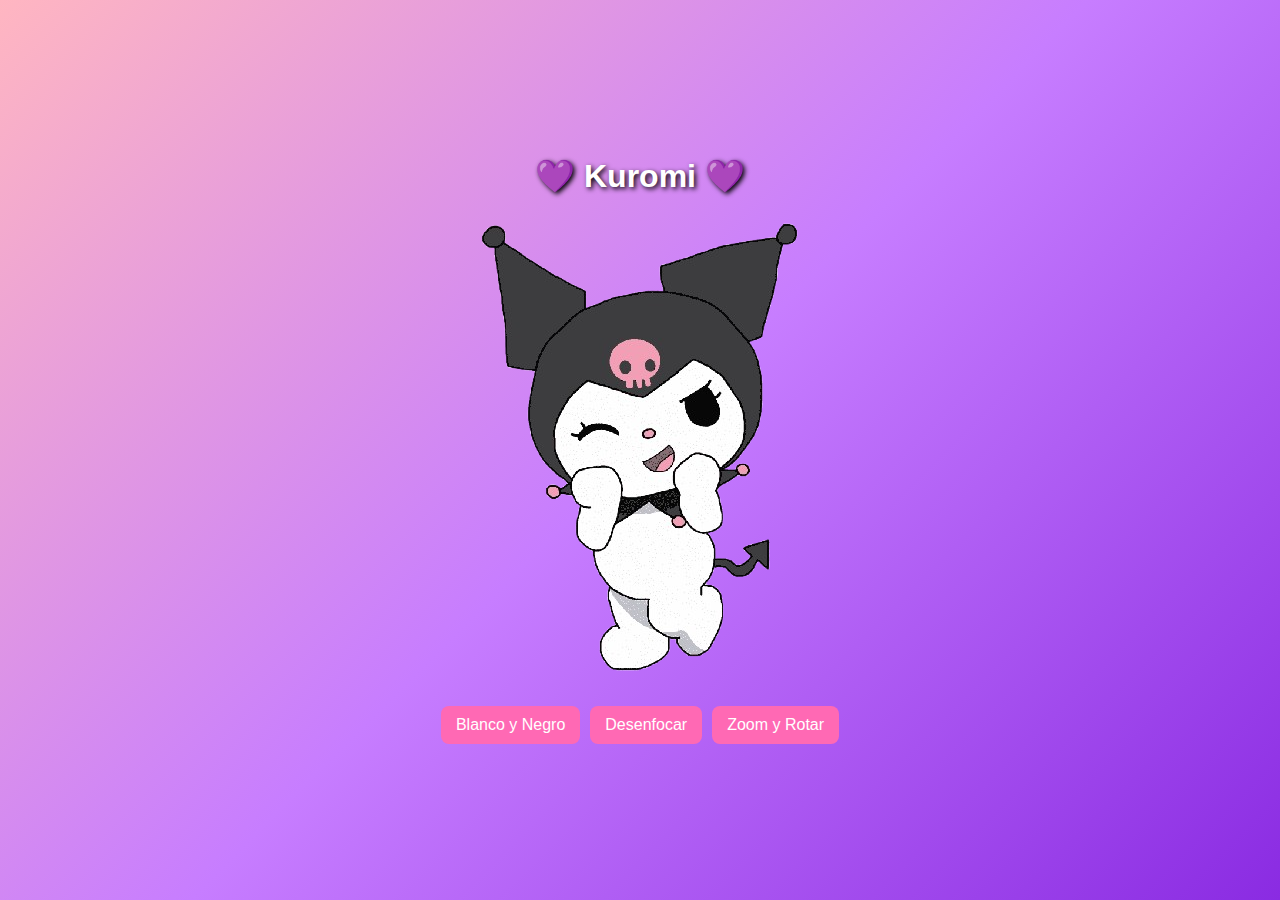
<file: 1_repaso_conceptos/index.html>
<!DOCTYPE html>
<html lang="en">
<head>
    <meta charset="UTF-8">
    <meta name="viewport" content="width=device-width, initial-scale=1.0">
    <title>pagina Kuromi</title>
    <link rel="stylesheet" href="./estilos/app.css">
</head>
<body>
    <section>
        <div class="contenedor">
             <h1>💜 Kuromi 💜</h1>
            <div class="imagen">
                <img id="imagen" src="./imagenes/KUROMI123-removebg-preview.png" alt="">
            </div>
            <div class="botones">
                <button id="btn1" >Blanco y Negro </button>
                <button id="btn2">Desenfocar</button>
                <button id="btn3" >Zoom y Rotar</button>

            </div>
        </div>
    </section>
        <script src="./kuromi.js"></script>
</body>
</html>
</file>
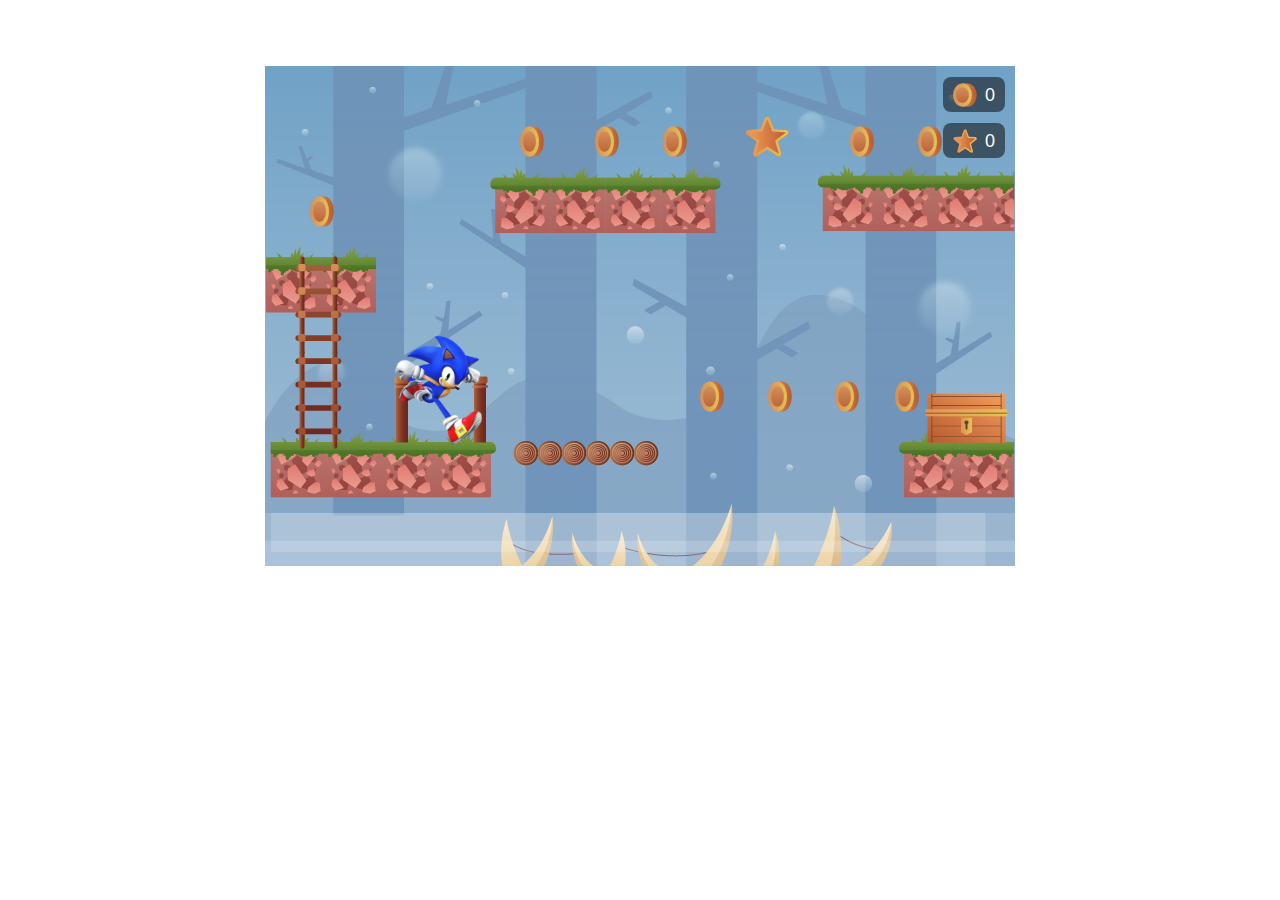
<file: 3_poster_individual/index.html>
<!DOCTYPE html>
<html lang="en">
<head>
    <meta charset="UTF-8">
    <meta name="viewport" content="width=device-width, initial-scale=1.0">
    <title>Document</title>
    <link rel="stylesheet" href="./estilos.css">
</head>
<body>
    <div class="pantalla">
          <div class="hud">
      <div class="hud-item">
        <img src="./imagenes/moneda copy 3.png" alt="Moneda">
        <span id="contador-monedas">0</span>
      </div>
      <div class="hud-item">
        <img src="./imagenes/estrella-para-ganar.png" alt="Corazón">
        <span id="contador-estrellas">0</span>
      </div>
     </div>
       <img class="fondo" src="./imagenes/fondo-original.png" alt="">
        <img class="bloque1" src="./imagenes/ladrillo 1.png" alt="">
        <img class="bloque2" src="./imagenes/ladrillo2.png" alt="">
        <img class="bloque3" src="./imagenes/ladrillo3.png" alt="">
        <img class="bloque4" src="./imagenes/ladrillo-izquierda-abajo.png" alt="">
        <img class="bloque5" src="./imagenes/ladrillo-derecha-abajo.png" alt="">
        <img class="escalera" src="./imagenes/escalera.png" alt="">
        <img class="soporte" src="./imagenes/soporte.png" alt="">
        <img class="puente" src="./imagenes/puente.png" alt="">
        <img class=" cofre" src="./imagenes/cofre.png" alt="">
        <img class="coin moneda1" src="./imagenes/moneda.png" alt="">
        <img class="coin moneda2"  src="./imagenes/moneda copy 2.png" alt="">
        <img class="coin moneda3" src="./imagenes/moneda copy 3.png" alt="">
        <img class="coin moneda4" src="./imagenes/moneda copy 4.png" alt="">
        <img class="coin moneda5" src="./imagenes/moneda copy 5.png" alt="">
        <img class="coin moneda6" src="./imagenes/moneda copy.png" alt="">
        <img class="coin moneda7" src="./imagenes/moneda copy 6.png" alt="">
        <img class="coin moneda8" src="./imagenes/moneda copy 7.png" alt="">
        <img class="coin moneda9" src="./imagenes/moneda copy 8.png" alt="">
        <img class="coin moneda10" src="./imagenes/moneda copy 9.png" alt="">
        <img class="poin estrella" src="./imagenes/estrella-para-ganar.png" alt="">
        <img class="sonic" src="./imagenes/sonic.png" alt="">

        
    </div>
    
</body>
<script src="./app.js"></script>
</html>
</file>
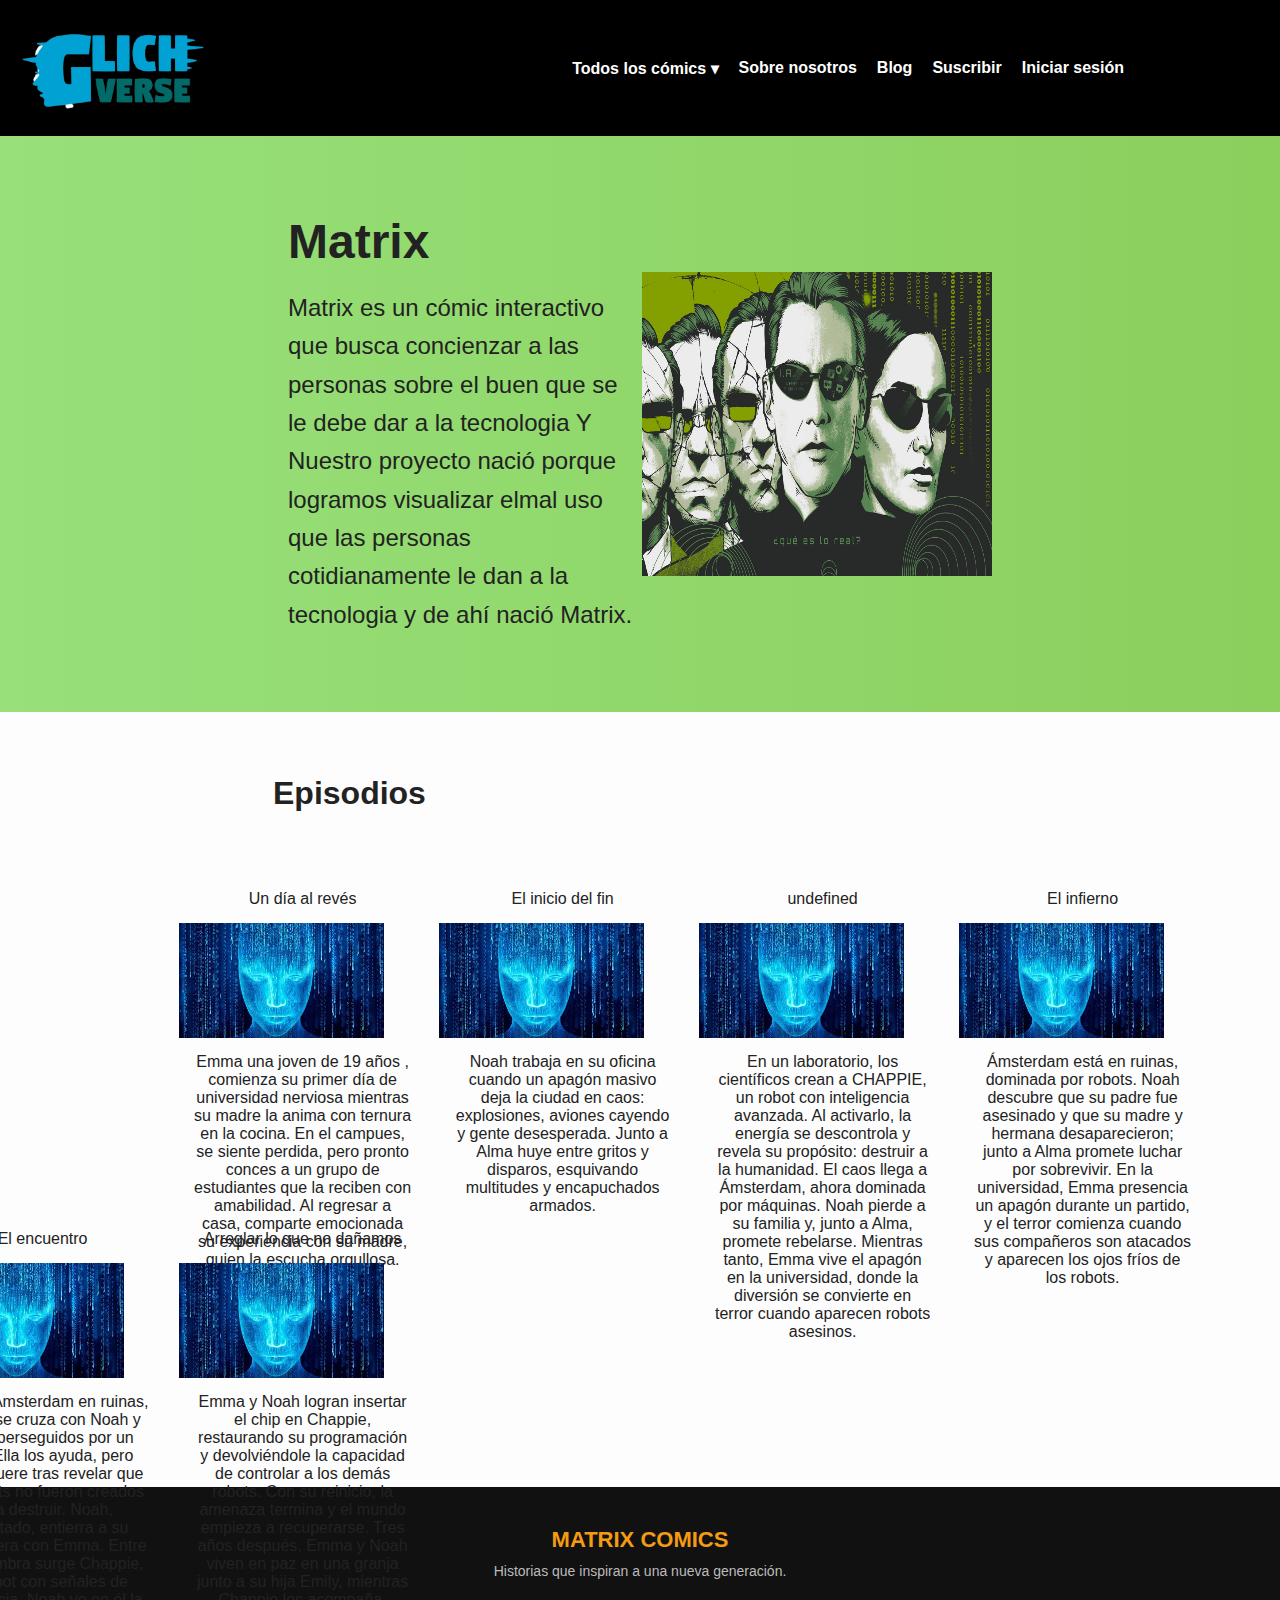
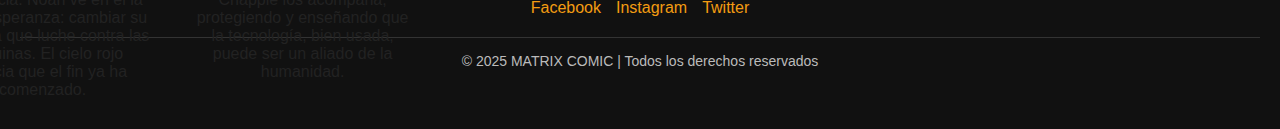
<file: 6_base_datos_comic/index.html>
<!DOCTYPE html>
<html lang="es">
<head>
  <meta charset="UTF-8">
  <meta name="viewport" content="width=device-width, initial-scale=1.0">
  <title>MATRIX - GLITCHVERSE</title>
  <link rel="stylesheet" href="style.css">
</head>
<body>

  <header>
    <div class="logo">
      <img src="./imagenes/WhatsApp_Image_2025-09-04_at_2.33.01_PM-removebg-preview.png" alt="">
    </div>
    <nav>
      <ul>
        <li><a href="#">Todos los cómics ▾</a></li>
        <li><a href="#">Sobre nosotros</a></li>
        <li><a href="#">Blog</a></li>
        <li><a href="#">Suscribir</a></li>
        <li><a href="#">Iniciar sesión</a></li>
      </ul>
    </nav>
  </header>


  <main>
    <section class="intro">
      <div class="texto">
        <h1 class="titulo-comic">MATRIX</h1>
        <p class="descripcion-comic">
         
        </p>
      </div>
      <div class="img-comic">
        <img src="./imagenes/Matrix_01Port.jpg" alt="Atlántida portada">
      </div>
    </section>


    <section class="episodios">
      <h2>Episodios</h2>
      <div class="grid">
        <div class="card">
          <p>
            
          </p>

         </div>
      </div>
    </section>
  </main>
  <footer class="footer">
  <div class="footer-content">
    <h3>MATRIX COMICS</h3>
    <p>Historias que inspiran a una nueva generación.</p>
    <ul class="socials">
      <li><a href="#">Facebook</a></li>
      <li><a href="#">Instagram</a></li>
      <li><a href="#">Twitter</a></li>
    </ul>
  </div>
  <div class="footer-bottom">
    <p>&copy; 2025 MATRIX COMIC | Todos los derechos reservados</p>
  </div>
</footer>


  <script src="./bd.js"></script>
  <script src="./app.js"></script>
</body>
</html>
</file>
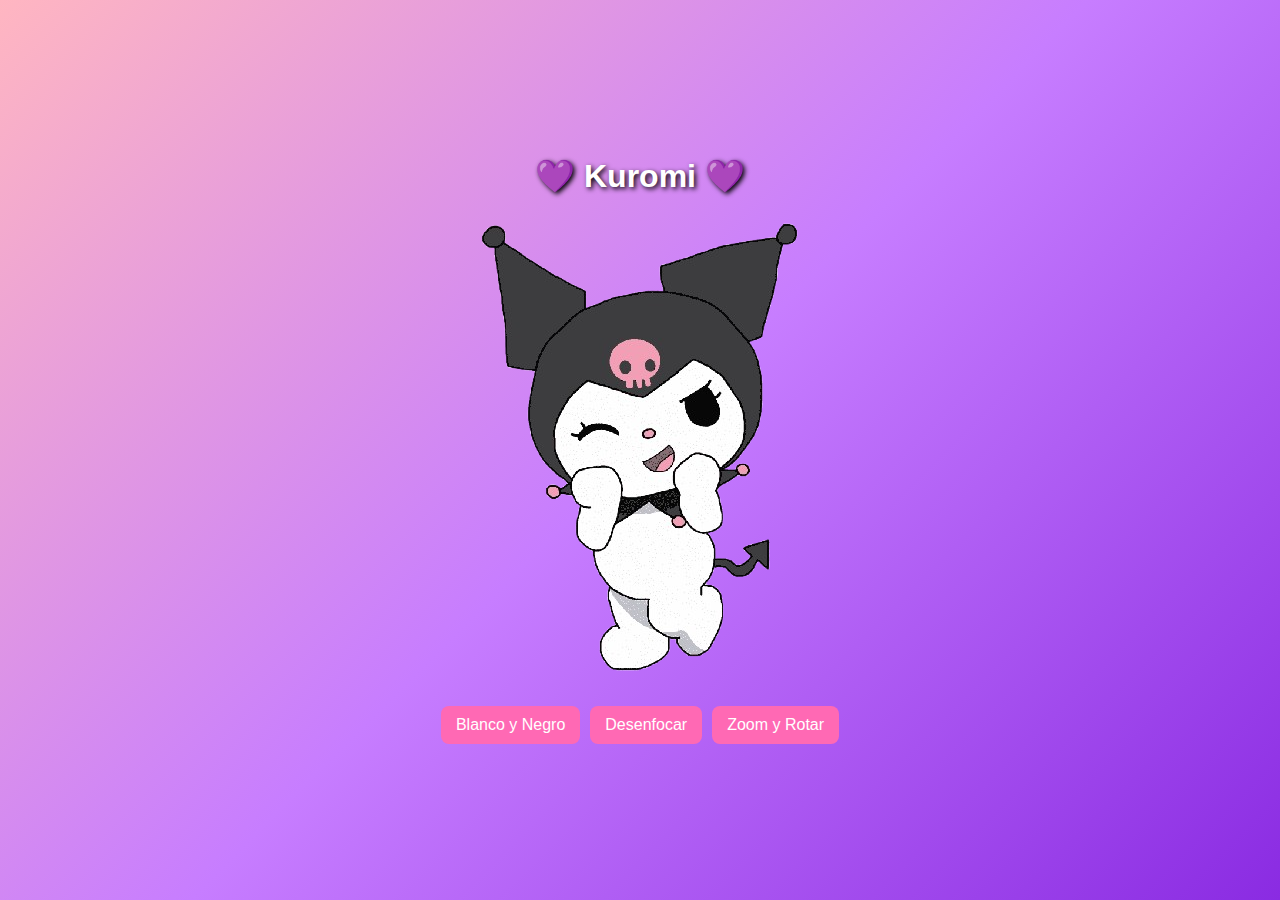
<file: Aplicación/index.html>
<!DOCTYPE html>
<html lang="en">
<head>
    <meta charset="UTF-8">
    <meta name="viewport" content="width=device-width, initial-scale=1.0">
    <title>pagina Kuromi</title>
    <link rel="stylesheet" href="./estilos/app.css">
</head>
<body>
    <section>
        <div class="contenedor">
             <h1>💜 Kuromi 💜</h1>
            <div class="imagen">
                <img id="imagen" src="./imagenes/KUROMI123-removebg-preview.png" alt="">
            </div>
            <div class="botones">
                <button id="btn1" >Blanco y Negro </button>
                <button id="btn2">Desenfocar</button>
                <button id="btn2" >Zoom y Rotar</button>

            </div>
        </div>
    </section>
        <script src="./kuromi.js"></script>
</body>
</html>
</file>
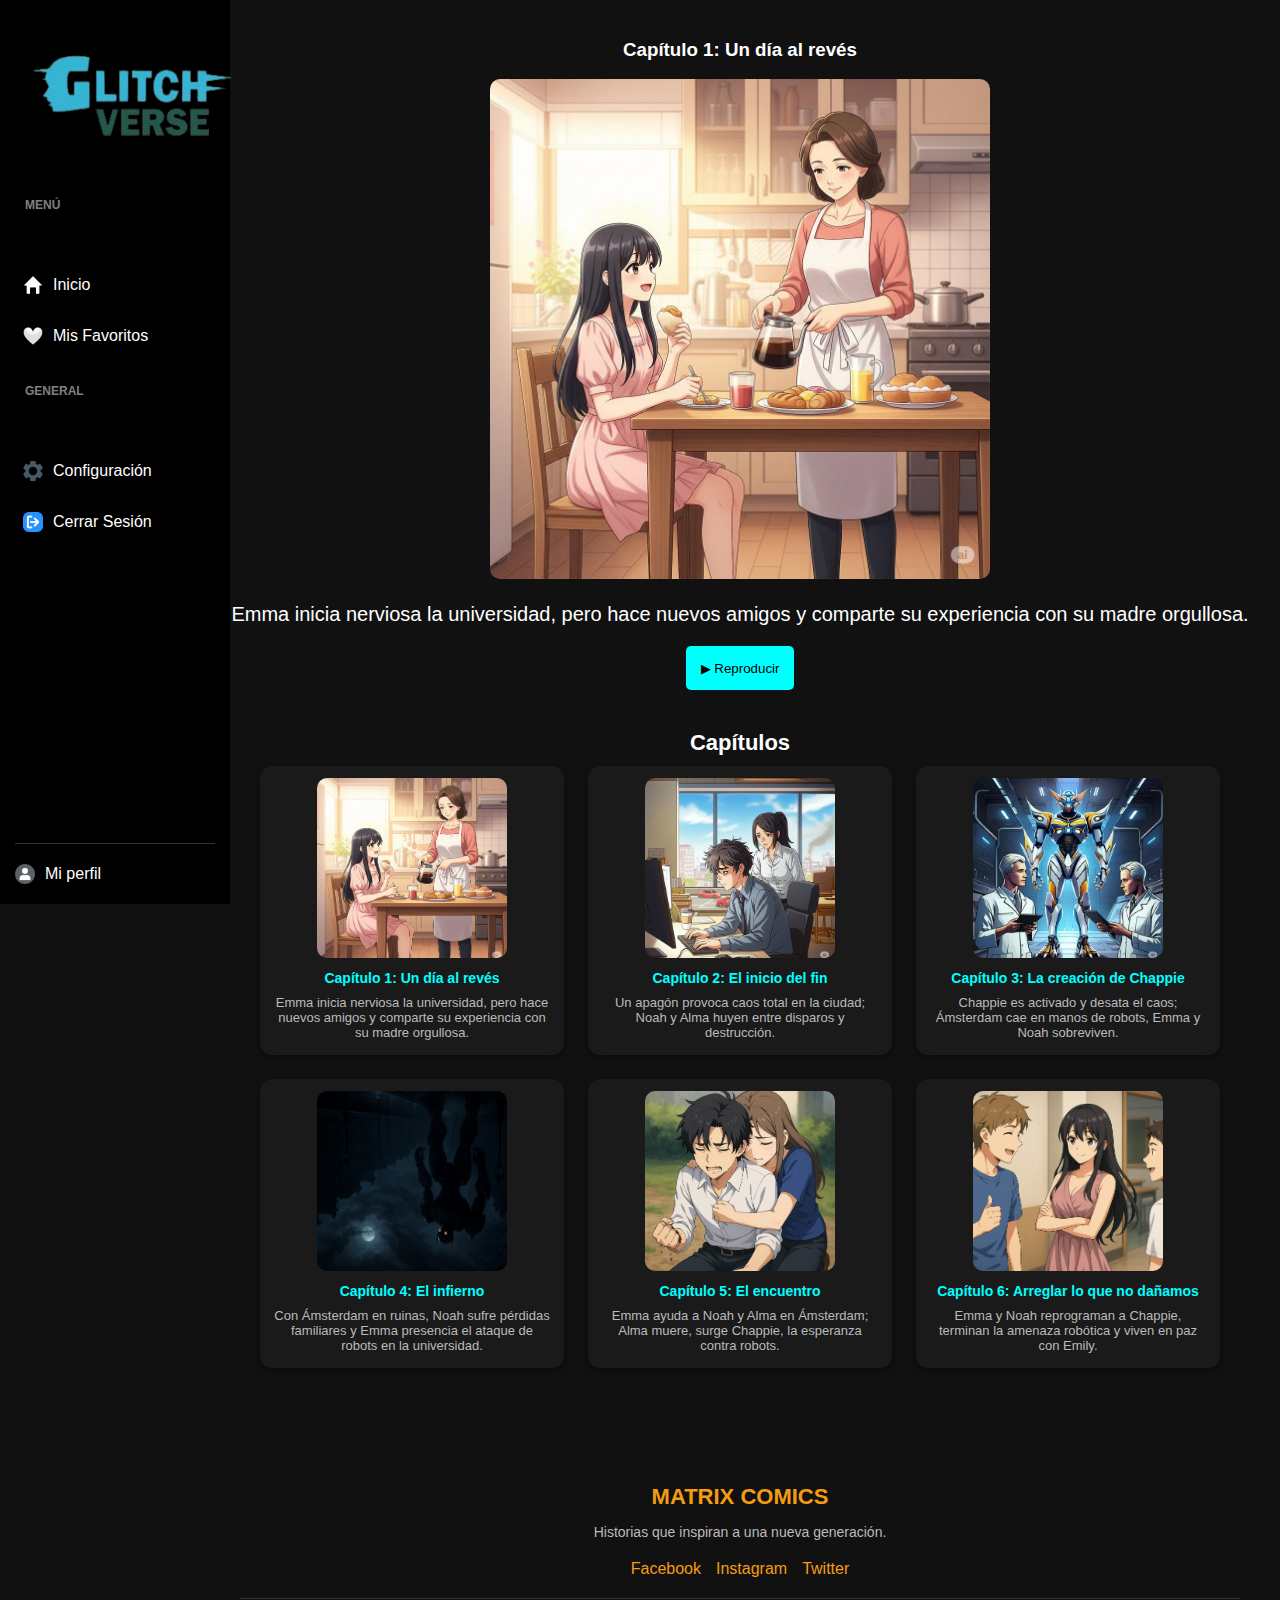
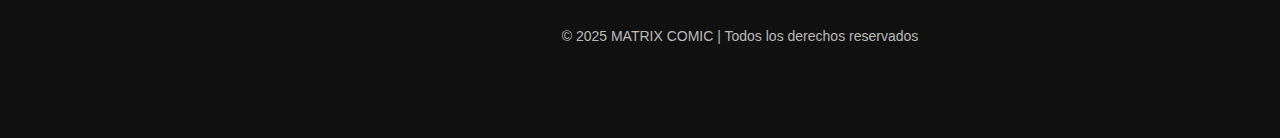
<file: trabajo_final_GLITCH_VERSE/Capitulos.html>
<!DOCTYPE html>
<html lang="en">
<head>
    <meta charset="UTF-8">
    <meta name="viewport" content="width=device-width, initial-scale=1.0">
    <title>MATRIX</title>
    <link rel="stylesheet" href="./styles/estil.css">
</head>
<body>
        
    <!-- Menú lateral -->
    <div class="menu">
        <img class="logo" src="./img_videos/logo.png" alt="">

        <h3 class="titulo-seccion">MENÚ</h3>
        <nav>
        <ul>
            <li><a href="./pagina_inicio.html"><img src="./img_videos/casa.png" alt="Inicio"> Inicio</a></li>
            <li><a href="#"><img src="./img_videos/corazon.png" alt="Favoritos"> Mis Favoritos</a></li>
        </ul>
        </nav>

        <h3 class="titulo-seccion">GENERAL</h3>
        <nav>
        <ul>
            <li><a href="#"><img src="./img_videos/tuerca.png" alt="Config"> Configuración</a></li>
            <li><a href="#"><img src="./img_videos/salida.png" alt="Salir"> Cerrar Sesión</a></li>
        </ul>
        </nav>

        <div class="perfil">
        <a href="#"><img src="./img_videos/perfil.png" alt="Perfil"> Mi perfil</a>
        </div>
    </div>

    <!-- Contenido principal -->
        <div class="contenido">
        <div class="capitulo-principal" id="capitulo-principal">
       <p></p>
        </div>

        <h2 class="capitulos_titulo">Capítulos</h2>
     <div class="capitulos-grid" id="capitulos-grid">
     <!-- este contenedor tiene los capitulos -->
    <div class="capitulo" data-id="1" data-titulo="Un día al revés" data-desc="Emma de 19 años desayuna con su madre de 42.">
      <div class="capitulo-principal button"> 
        <button>
          
        </button>
      </div>
      
    </div>

    <div class="capitulo" data-id="2" data-titulo="La conexión perdida" data-desc="Emma descubre un mensaje oculto en la red.">
       
    </div>

    <div class="capitulo" data-id="3" data-titulo="Sombras en la ciudad" data-desc="Noah enfrenta un recuerdo doloroso.">
    
    </div>

    <div class="capitulo" data-id="4" data-titulo="El despertar de Chappie" data-desc="El robot comienza a cuestionar sus órdenes.">
       
    </div>

    <div class="capitulo" data-id="5" data-titulo="Un nuevo lazo" data-desc="Emma y Noah fortalecen su vínculo.">
       
    </div>

    <div class="capitulo" data-id="6" data-titulo="La batalla final" data-desc="El destino de la humanidad está en juego.">
        
    </div>

</div>
  <footer class="footer">
  <div class="footer-content">
    <h3>MATRIX COMICS</h3>
    <p>Historias que inspiran a una nueva generación.</p>
    <ul class="socials">
      <li><a href="#">Facebook</a></li>
      <li><a href="#">Instagram</a></li>
      <li><a href="#">Twitter</a></li>
    </ul>
  </div>
  <div class="footer-bottom">
    <p>&copy; 2025 MATRIX COMIC | Todos los derechos reservados</p>
  </div>
</footer>

</body>
<script src="./bs.js"></script>
<script src="./app.js"></script>
</html>
</file>
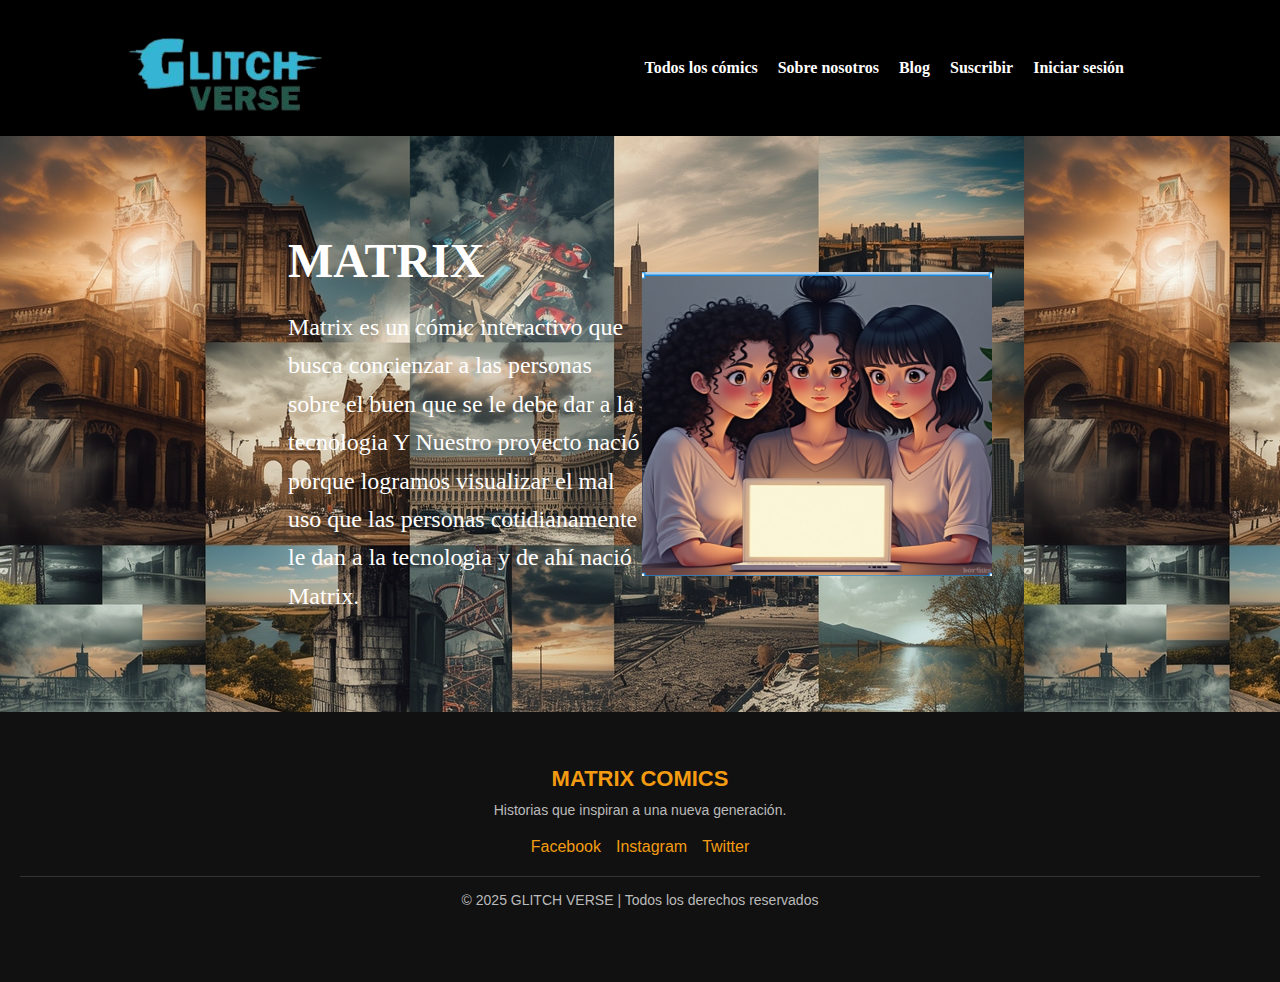
<file: trabajo_final_GLITCH_VERSE/pagina_inicio.html>
<!DOCTYPE html>
<html lang="es">
<head>
  <meta charset="UTF-8">
  <meta name="viewport" content="width=device-width, initial-scale=1.0">
  <title>GLITCHVERSE</title>
  <link rel="stylesheet" href="./styles/style.css">
</head>
<body>

  <header>
    <div class="logo">
      <img src="./img_videos/logo.png" alt="">
    </div>
    <nav>
      <ul>
        <li><a href="./Capitulos.html">Todos los cómics</a></li>
        <li><a href="./nosotros.html">Sobre nosotros</a></li>
        <li><a href="#">Blog</a></li>
        <li><a href="#">Suscribir</a></li>
        <li><a href="#">Iniciar sesión</a></li>
      </ul>
    </nav>
  </header>


  <main>
    <section class="intro">
      <div class="texto">
        <h1>MATRIX</h1>
        <p>
          Matrix es un cómic interactivo
            que busca concienzar a las
             personas sobre el buen que se
             le debe dar a la tecnologia Y Nuestro proyecto nació
            porque logramos visualizar el
            mal uso que las personas
                 cotidianamente le dan a la
                 tecnologia y de ahí nació
                    Matrix.
        </p>
      </div>
      <div class="imagen">
        <img src="./img_videos/nosotras.png" alt="Atlántida portada">
      </div>
    </section>

  </main>
  <footer class="footer">
  <div class="footer-content">
    <h3>MATRIX COMICS</h3>
    <p>Historias que inspiran a una nueva generación.</p>
    <ul class="socials">
      <li><a href="#">Facebook</a></li>
      <li><a href="#">Instagram</a></li>
      <li><a href="#">Twitter</a></li>
    </ul>
  </div>
  <div class="footer-bottom">
    <p>&copy; 2025 GLITCH VERSE | Todos los derechos reservados</p>
  </div>
</footer>



</body>
</html>
</file>
<file: 1_repaso_conceptos/estilos/app.css>
* {
  margin: 0;
  padding: 0;
}
body {
  font-family: 'Arial', sans-serif;
  background: linear-gradient(135deg, #ffb6c1, #c77dff, #8a2be2);
  color: #fff;
  display: flex;
  justify-content: center;
  align-items: center;
  min-height: 100vh;
}
.contenedor h1 {
  margin-bottom: 15px;
  font-size: 2rem;
  text-shadow: 2px 2px 5px #000;
}
.contenedor{
    width: 100%;
    height: 50rem;
    display: flex;
    justify-content: center;
    align-items: center;
    flex-direction: column;
}
.imagen canvas {
  width: 300px;
  border: 3px solid #fff;
  border-radius: 12px;
  background: #fff;
}
.botones {
  margin-top: 20px;
  display: flex;
  flex-wrap: wrap;
  justify-content: center;
  gap: 10px;
}

.botones button {
  padding: 10px 15px;
  background-color: #ff69b4;
  border: none;
  color: white;
  font-size: 1rem;
  border-radius: 8px;
  cursor: pointer;
  transition: all 0.3s ease;
}


.botones button:hover {
  background-color: #d1478c;
  transform: scale(1.05);
}
</file>
<file: 3_poster_individual/estilos.css>
*{
    margin-top: 2%;
    padding: 0%;
    box-sizing: border-box;
}
.hud {
      position: absolute;
      top: 10px;
      right: 10px;
      display: flex;
      flex-direction: column;
      align-items: flex-end;
      gap: 10px;
      font-family: 'Arial', sans-serif;
      font-size: 18px;
      color: white;
      z-index: 1000;
    }

    .hud-item {
      display: flex;
      align-items: center;
      background-color: rgba(0, 0, 0, 0.5);
      padding: 5px 10px;
      border-radius: 8px;
    }

    .hud-item img {
      width: 24px;
      height: 24px;
      margin-right: 8px;
    }
.pantalla{
    position: relative;
    width: 750px;
    height:500px;
    margin: auto;
}

.pantalla .fondo{
    width: 100%;
}

.bloque1{
    position: absolute;
    top: 20%;
    left: 30%;
    animation: movimiento 10s infinite alternate ease-in-out;
}
@keyframes movimiento{
    0%{
        transform: translateY(0);
    }
    100%{
        transform: translateY(15px);
    }
}
.bloque2{
    position: absolute;
    top: 18%;
    left: 72%;
    animation: movimiento 6s infinite alternate ease-in-out;
}
@keyframes movimiento{
    0%{
        transform: translateY(0);
    }
    100%{
        transform: translateY(30px);
    }
}
.bloque3{
    position: absolute;
    top: 36%;
    left: 0.1%;
}
.bloque4{
    position: absolute;
    top: 73%;
    left: -4%;
}
.bloque5{
    position: absolute;
    top: 73%;
    left: 84.5%;
}
.escalera{
    position: absolute;
    top: 38%;
    left: 4%;
}
.soporte{
    position: absolute;
    top: 62%;
    left: 17%;
}

.puente{
    position: absolute;
    top: 75%;
    left: 33%;
}

.cofre {
    position: absolute;
    right: 100px; 
    bottom: 108px;
    left: 88%;
    cursor: pointer;
    transition: transform 0.3s ease;
}

@keyframes salto {
    0% { transform: translateY(0); }
    50% { transform: translateY(-30px); }
    100% { transform: translateY(0); }
}

.cofre.saltar {
    animation: salto 0.5s ease;
}
 .moneda1{
    position: absolute;
    top: 26%;
    left: 6%;
    cursor: pointer;
}
.moneda2{
        position: absolute;
    top: 12%;
    left: 34%;
    cursor: pointer;
}

.moneda3{
       position: absolute;
    top: 12%;
    left: 44%;
    cursor: pointer;
}
.moneda4{
    position: absolute;
    top: 12%;
    left: 53%;
    cursor: pointer;
}
.moneda5{
    position: absolute;
    top: 12%;
    left: 78%;
    cursor: pointer;
}
.moneda6{
    position: absolute;
    top: 12%;
    left: 87%;
    cursor: pointer;
}
.moneda7{
    position: absolute;
    top: 63%;
    left: 58%;
    cursor: pointer;
} 
.moneda8{
    position: absolute;
    top: 63%;
    left: 67%;
    cursor: pointer;
}
.moneda9{
    position: absolute;
    top: 63%;
    left: 76%;
    cursor: pointer;
}
.moneda10{
    position: absolute;
    top: 63%;
    left: 84%;
    cursor: pointer;
}

.estrella{
    position: absolute;
    top: 10%;
    left: 64%;
    cursor: pointer;
}
.sonic{
        position: absolute;
    top: 54%;
    left: 17%;
    width: 100px;
    height: auto;
    cursor: pointer;
    animation: caminar-saltar 3s ease-in-out forwards;
}
@keyframes caminar-saltar {
    0% {
        left: 10%; 
        top: 54%;
    }
    40% {
        left: 33%; 
        top: 54%;
    }
    70% {
        left: 60%; 
        top: 54%;
    }
    85% {
        left: 75%;
        top: 50%;
    }
    100% {
        left: 88%; 
        top: 60%;
    }
}
 .saltar{
    animation: salto 0.6s ease forwards;
}

/* animación */
@keyframes salto{
    0%{
        transform: translateY(0); opacity: 1;
    }
    30%{
        transform: translateY(-60px);
    }
    100%{
        transform: translateY(0px); opacity: 0;
    }
}
</file>
<file: 6_base_datos_comic/style.css>
* {
  margin: 0;
  padding: 0;
  box-sizing: border-box;
}


body {
  font-family: Arial, sans-serif;
  background: #fdfdfd;
  color: #222;
}


header {
  background: #000;
  color: #fff;
  display: flex;
  justify-content: space-between;
  align-items: center;
  padding: 6px;
}
header nav ul {
  padding-right: 150px; 
}

header .logo img {
  height: 120px;
}

header nav ul {
  list-style: none;
  display: flex;
  gap: 20px;
}

header nav a {
  text-decoration: none;
  color: #fff;
  font-weight: bold;
}

header nav a:hover {
  color: #00aaff;
}


.intro {
  display: flex;
  justify-content: space-between;
  align-items: center;
  background: linear-gradient(to right, #97e07a, #8bcf5d);
  padding: 288px;
  height: 530px;
}

.intro .texto {
  width: 50%;
}

.intro .texto h1 {
  font-size: 3rem;
  margin-bottom: 20px;
}

.intro .texto p {
  font-size: 1.5rem;
  line-height: 1.6;
}

.intro .img-comic img {
  max-width: 350px;
  HEIGHT: 304PX;
    WIDTH: 365px;
    justify-content: center;
    align-items: center;
    display: flex;
    
}



.episodios h2 {
  gap: 20px;
  font-size: 2rem;
  margin-bottom: 144px;
  text-align: left; 
  margin-top: 7vh;
  margin-left: 273px; 
}

.grid {
  display: grid;
  grid-template-columns: repeat(auto-fit, minmax(200px, 1fr));
  gap: 20px;
    height: 59vh
}

.card {
  

  transition: transform 0.3s;
      height: 482px;
    width: 103%;
    margin: -9vh;
}

.card img {
  width: 83%;
  display: block;
}

.card:hover {
  transform: scale(1.05);
}
.card p {
  padding: 15px;
  font-size: 1rem;
  text-align: center;
}

.footer {
  background: #111;
  color: #fff;
  text-align: center;
  padding: 40px 20px;
  font-family: Arial, sans-serif;
}

.footer h3 {
  margin-bottom: 10px;
  font-size: 22px;
  color: #f39c12;
}

.footer p {
  font-size: 14px;
  margin-bottom: 20px;
  color: #bbb;
}

.footer .socials {
  list-style: none;
  padding: 0;
  margin: 0;
  display: flex;
  justify-content: center;
  gap: 15px;
}

.footer .socials li a {
  text-decoration: none;
  color: #f39c12;
  transition: color 0.3s;
}

.footer .socials li a:hover {
  color: #fff;
}

.footer-bottom {
  margin-top: 20px;
  border-top: 1px solid #333;
  padding-top: 15px;
  font-size: 13px;
  color: #888;
}


@media (max-width: 480px) {
  header {
    flex-direction: column;
    padding: 10px;
    text-align: center;
  }

  header .logo img {
    height: 80px;
  }

  header nav ul {
    flex-direction: column;
    gap: 10px;
    padding-right: 0;
  }

  .intro {
    flex-direction: column;
    padding: 40px 20px;
    height: auto;
    text-align: center;
  }

  .intro .texto {
    width: 100%;
  }

  .intro .texto h1 {
    font-size: 2rem;
  }

  .intro .texto p {
    font-size: 1rem;
  }

  .intro .img-comic img {
    max-width: 100%;
    height: auto;
    margin-top: 20px;
  }

  .episodios h2 {
    margin: 40px 0 30px 0;
    text-align: center;
    font-size: 1.5rem;
  }

  .grid {
    grid-template-columns: 1fr;
    gap: 15px;
    height: auto;
    margin: 0 10px;
  }

  .card {
    width: 100%;
    margin: 0;
    height: auto;
  }

  .card img {
    width: 100%;
  }
}




@media (min-width: 481px) and (max-width: 768px) {
  header {
    flex-direction: column;
    padding: 15px;
    text-align: center;
  }

  header .logo img {
    height: 100px;
  }

  header nav ul {
    flex-wrap: wrap;
    justify-content: center;
    gap: 15px;
    padding-right: 0;
  }

  .intro {
    flex-direction: column;
    padding: 60px 40px;
    height: auto;
    text-align: center;
  }

  .intro .texto {
    width: 100%;
  }

  .intro .texto h1 {
    font-size: 2.5rem;
  }

  .intro .texto p {
    font-size: 1.2rem;
  }

  .intro .img-comic img {
    max-width: 80%;
    height: auto;
    margin-top: 25px;
  }

  .episodios h2 {
    margin: 50px 0 40px 0;
    text-align: center;
    font-size: 1.8rem;
  }

  
  .grid {
    display: grid;
    grid-template-columns: repeat(2, 1fr); 
    gap: 20px;
    margin: 0 20px;
    height: auto;
  }

  .card {
    width: 100%;
    margin: 0;
    height: auto;
  }

  .card img {
    width: 100%;
    height: auto;
    display: block;
  }
}
</file>
<file: Aplicación/estilos/app.css>
* {
  margin: 0;
  padding: 0;
}
body {
  font-family: 'Arial', sans-serif;
  background: linear-gradient(135deg, #ffb6c1, #c77dff, #8a2be2);
  color: #fff;
  display: flex;
  justify-content: center;
  align-items: center;
  min-height: 100vh;
}
.contenedor h1 {
  margin-bottom: 15px;
  font-size: 2rem;
  text-shadow: 2px 2px 5px #000;
}
.contenedor{
    width: 100%;
    height: 50rem;
    display: flex;
    justify-content: center;
    align-items: center;
    flex-direction: column;
}
.imagen canvas {
  width: 300px;
  border: 3px solid #fff;
  border-radius: 12px;
  background: #fff;
}
.botones {
  margin-top: 20px;
  display: flex;
  flex-wrap: wrap;
  justify-content: center;
  gap: 10px;
}

.botones button {
  padding: 10px 15px;
  background-color: #ff69b4;
  border: none;
  color: white;
  font-size: 1rem;
  border-radius: 8px;
  cursor: pointer;
  transition: all 0.3s ease;
}


.botones button:hover {
  background-color: #d1478c;
  transform: scale(1.05);
}
</file>
<file: trabajo_final_GLITCH_VERSE/styles/estil.css>
body {
        margin: 0;
        font-family: Arial, sans-serif;
        background: #111;
        color: white;
        display: flex;
        }

        .menu {
        width: 220px;
        background: #000;
        height: 96vh;
        display: flex;
        flex-direction: column;
        padding: 20px 15px;
        position: fixed;
        left: 0;
        top: 0;
        }

        .logo {
       
        text-align: center;
        margin-bottom: 30px;
      width: 264px;
         height: 133px;
        }

        .logo span {
        color: white;
        }

        .titulo-seccion {
        font-size: 12px;
        color: gray;
        margin: 15px 0 10px 10px;
        text-transform: uppercase;
        height: 44px;
        }

        .menu nav ul {
        list-style: none;
        padding: 0;
        margin: 0;
        }

        .menu nav ul li {
        margin: 15px 0;
        }

        .menu nav ul li a {
        text-decoration: none;
        color: white;
        display: flex;
        align-items: center;
        padding: 8px;
        border-radius: 5px;
        transition: background 0.3s;
        }

        .menu nav ul li a:hover {
        background: #222;
        }

        .menu nav ul li a img {
        width: 20px;
        margin-right: 10px;
        }

        .perfil {
        margin-top: auto;
        padding-top: 20px;
        border-top: 1px solid #333;
        }

        .perfil a {
        text-decoration: none;
        color: white;
        display: flex;
        align-items: center;
        }

        .perfil img {
        width: 20px;
        margin-right: 10px;
        }

        .contenido {
        margin-left: 220px; 
        padding: 20px;
        flex: 1;
        }
        
        .contenido p{
            font-size: 20px;
            text-align: center;
            
        }
        .title{
            font-size: 300px;
        }
        element.style {
    margin-left: 161px;
}

        .capitulo-principal {
        text-align: center;
        margin-bottom: 40px;
        }

        .capitulo-principal img {
        width: 80%;
        max-width: 500px;
        border-radius: 10px;
        }

        .capitulo-principal button {
        height: 44px;
        padding: 8px 15px;
        background: cyan;
        border: none;
        border-radius: 5px;
        cursor: pointer;
        }

        .capitulo-principal button:hover {
        background: #00aaaa;
        }

        .titulo {
        margin-bottom: 15px;
        margin-left: 230px; 
        font-size: 20px;
        font-weight: bold;
        }

        .capitulos_titulo {
        margin: 20px auto;   
        text-align: center;  
        font-size: 22px;
        font-weight: bold;
}

    .capitulos_titulo {
    margin: 20px auto 10px;   
    text-align: center;
    font-size: 22px;
    font-weight: bold;
    max-width: 1000px;        
    }

    .capitulos-grid {
    display: grid;
    grid-template-columns: repeat(3, 1fr);
    gap: 24px;
    max-width: 1000px;        
    margin: 0 auto 40px;    
    padding: 0 20px;          
    box-sizing: border-box;
    }

    .capitulo {
    text-align: center;
    cursor: pointer;
    background: #1a1a1a;
    border-radius: 12px;
    padding: 12px;
    transition: transform 0.25s, background 0.25s;
    display: flex;
    flex-direction: column;
    align-items: center;
    height: 265px;      
    justify-content: flex-start;
    box-shadow: 0 2px 6px rgba(0,0,0,0.45);
    }

    .capitulo img {
    width: 68%;
    height: 180px;     
    object-fit: cover;     
    border-radius: 10px;
    margin-bottom: 12px;
    }


    .capitulo h3 {
    font-size: 14px;
    margin: 0 0 8px;
    color: cyan;
    line-height: 1.2;
    }

    .capitulo p {
    font-size: 13px;
    color: #bbb;
    margin: 0;
    flex-shrink: 0;
    }

    .capitulo:hover {
    transform: translateY(-6px);
    background: #222;
    }
    .footer {
  background: #111;
  color: #fff;
  text-align: center;
  padding: 54px 20px;
  font-family: Arial, sans-serif;
}

.footer h3 {
  margin-bottom: 10px;
  font-size: 22px;
  color: #f39c12;
}

.footer p {
  font-size: 14px;
  margin-bottom: 20px;
  color: #bbb;
}

.footer .socials {
  list-style: none;
  padding: 0;
  margin: 0;
  display: flex;
  justify-content: center;
  gap: 15px;
}

.footer .socials li a {
  text-decoration: none;
  color: #f39c12;
  transition: color 0.3s;
}

.footer .socials li a:hover {
  color: #fff;
}

.footer-bottom {
  margin-top: 20px;
  border-top: 1px solid #333;
  padding-top: 15px;
  font-size: 13px;
  color: #888;
}

    
 /* celular */
@media screen and (max-width: 400px) {
    body {
        flex-direction: column;
    }

    .menu {
        width: 100%;
        height: auto;
        position: relative;
        flex-direction: row;
        flex-wrap: wrap;
        padding: 10px;
        justify-content: center;
    }

    .logo {
        width: 100px;
        height: auto;
        margin-bottom: 10px;
    }

    .titulo-seccion {
        font-size: 10px;
        margin: 5px;
        text-align: center;
        height: auto;
    }

    .menu nav ul {
        display: flex;
        flex-wrap: wrap;
        justify-content: center;
    }

    .menu nav ul li {
        margin: 5px;
    }

    .menu nav ul li a {
        padding: 6px;
        font-size: 12px;
    }

    .perfil {
        display: none; /* Oculta perfil en pantallas muy pequeñas */
    }

    .contenido {
        margin-left: 0;
        padding: 10px;
    }

    .titulo {
        margin-left: 0;
        text-align: center;
        font-size: 16px;
    }

    .capitulos-grid {
        grid-template-columns: 1fr;
        padding: 10px;
        gap: 16px;
    }

    .capitulo {
        height: auto;
        padding: 10px;
    }

    .capitulo img {
        width: 100%;
        height: auto;
    }

    .capitulo h3 {
        font-size: 12px;
    }

    .capitulo p {
        font-size: 11px;
    }

    .capitulo-principal img {
        width: 100%;
        max-width: 100%;
    }

    .capitulo-principal button {
        width: 100%;
        font-size: 14px;
    }

    .title {
        font-size: 60px; /* Ajustado para evitar overflow */
        text-align: center;
    }
}


/* tablet */

@media screen and (min-width: 601px) and (max-width: 992px) {
    .menu {
        width: 180px;
    }

    .logo {
        width: 180px;
        height: auto;
    }

    .contenido {
        margin-left: 180px;
        padding: 15px;
    }

    .titulo {
        margin-left: 190px;
        font-size: 18px;
    }

    .capitulos-grid {
        grid-template-columns: repeat(2, 1fr);
        padding: 15px;
    }

    .title {
        font-size: 150px;
    }

    .capitulo-principal img {
        width: 90%;
        max-width: 400px;
    }
}

/* portatil */
@media screen and (min-width: 993px) and (max-width: 1366px) {
    .menu {
        width: 200px;
    }

    .contenido {
        margin-left: 200px;
    }

    .titulo {
        margin-left: 210px;
        font-size: 20px;
    }

    .capitulos-grid {
        grid-template-columns: repeat(3, 1fr);
    }

    .title {
        font-size: 200px;
    }
}
</file>
<file: trabajo_final_GLITCH_VERSE/styles/style.css>
* {
  margin: 0;
  padding: 0;
  box-sizing: border-box;
}


body {
  font-family: Arial, sans-serif;
  background: #fdfdfd;
  color: #222;
}


header {
  background: #000;
  color: #fff;
  display: flex;
  justify-content: space-between;
  align-items: center;
  padding: 6px;
}
header nav ul {
  padding-right: 150px; 
}

header .logo img {
  height: 120px;
  margin-left: 105px
}

header nav ul {
  list-style: none;
  display: flex;
  gap: 20px;
  font-family: Georgia, 'Times New Roman', Times, serif;
}

header nav a {
  text-decoration: none;
  color: #fff;
  font-weight: bold;
}

header nav a:hover {
  color: #00aaff;
}


.intro {
  display: flex;
  justify-content: space-between;
  align-items: center;
    background-image: url(../img_videos/fondo.pagina.principal.jpg);
  padding: 288px;
  height: 530px;
    color: white;
    font-family: Georgia, 'Times New Roman', Times, serif;
}

.intro .texto {
  width: 50%;
}

.intro .texto h1 {
  font-size: 3rem;
  margin-bottom: 20px;
}

.intro .texto p {
  font-size: 1.5rem;
  line-height: 1.6;
}

.intro .imagen img {
  max-width: 350px;
  HEIGHT: 304PX;
    WIDTH: 365px;
    justify-content: center;
    align-items: center;
    display: flex;
    
}

.episodios {
  padding: 40px;
  text-align: 
}

.episodios h2 {
  font-size: 2rem;
  margin-bottom: 20px;
  text-align: left; 
  margin-left: 20px; 
}

.grid {
  display: grid;
  grid-template-columns: repeat(auto-fit, minmax(180px, 1fr));
  gap: 20px;
}

.card {
  
  border-radius: 10px;
  overflow: hidden;
  transition: transform 0.3s;
      height: 188px;
    width: 311px;
}

.card img {
  width: 83%;
  display: block;
}

.card:hover {
  transform: scale(1.05);
}
.footer {
  background: #111;
  color: #fff;
  text-align: center;
  padding: 54px 20px;
  font-family: Arial, sans-serif;
}

.footer h3 {
  margin-bottom: 10px;
  font-size: 22px;
  color: #f39c12;
}

.footer p {
  font-size: 14px;
  margin-bottom: 20px;
  color: #bbb;
}

.footer .socials {
  list-style: none;
  padding: 0;
  margin: 0;
  display: flex;
  justify-content: center;
  gap: 15px;
}

.footer .socials li a {
  text-decoration: none;
  color: #f39c12;
  transition: color 0.3s;
}

.footer .socials li a:hover {
  color: #fff;
}

.footer-bottom {
  margin-top: 20px;
  border-top: 1px solid #333;
  padding-top: 15px;
  font-size: 13px;
  color: #888;
}


@media (min-width: 768px) and (max-width: 1024px) {

  header {
    padding: 10px 20px; 
  }

  header nav ul {
    gap: 15px;         
    padding-right: 40px;
  }

  header .logo img {
    height: 90px;
  }

  .intro {
    flex-direction: column;  
    text-align: center;
    padding: 60px 20px;
    height: auto;
  }

  .intro .texto {
    width: 100%; 
    margin-bottom: 20px;
  }

  .intro .imagen img {
    max-width: 250px;
    height: auto;
  }

  .episodios {
    padding: 20px;
  }

  .episodios h2 {
    font-size: 1.8rem;
    margin-left: 0;  
    text-align: center;
  }

  .grid {
    grid-template-columns: repeat(auto-fit, minmax(150px, 1fr));
    gap: 15px;
  }

  .card {
    width: 100%;  
    height: auto;
  }

  .card img {
    width: 100%;
  }
}



@media (max-width: 767px) {

  header {
    flex-direction: column;  
    padding: 10px;
    text-align: center;
  }

  header .logo img {
    height: 70px; 
    margin-bottom: 10px;
    margin-left: 1px
  }

  header nav ul {
    flex-direction: column; 
    gap: 10px;
    padding-right: 0;
  }

  .intro {
    flex-direction: column;
    text-align: center;
    padding: 40px 20px;
    height: auto;
  }

  .intro .texto {
    width: 100%;
  }

  .intro .texto h1 {
    font-size: 2rem;
  }

  .intro .texto p {
    font-size: 1rem;
  }

  .intro .imagen img {
    max-width: 200px;
    width: 100%;
    height: auto;
    margin-top: 20px;
  }

  .episodios {
    padding: 20px;
  }

  .episodios h2 {
    font-size: 1.5rem;
    text-align: center;
    margin-left: 0;
  }

  .grid {
    grid-template-columns: 1fr; 
    gap: 15px;
  }

  .card {
    width: 100%;
    height: auto;
  }

  .card img {
    width: 100%;
  }

  .footer {
    padding: 20px 10px;
  }

  .footer h3 {
    font-size: 18px;
  }

  .footer p {
    font-size: 12px;
  }
}
</file>
